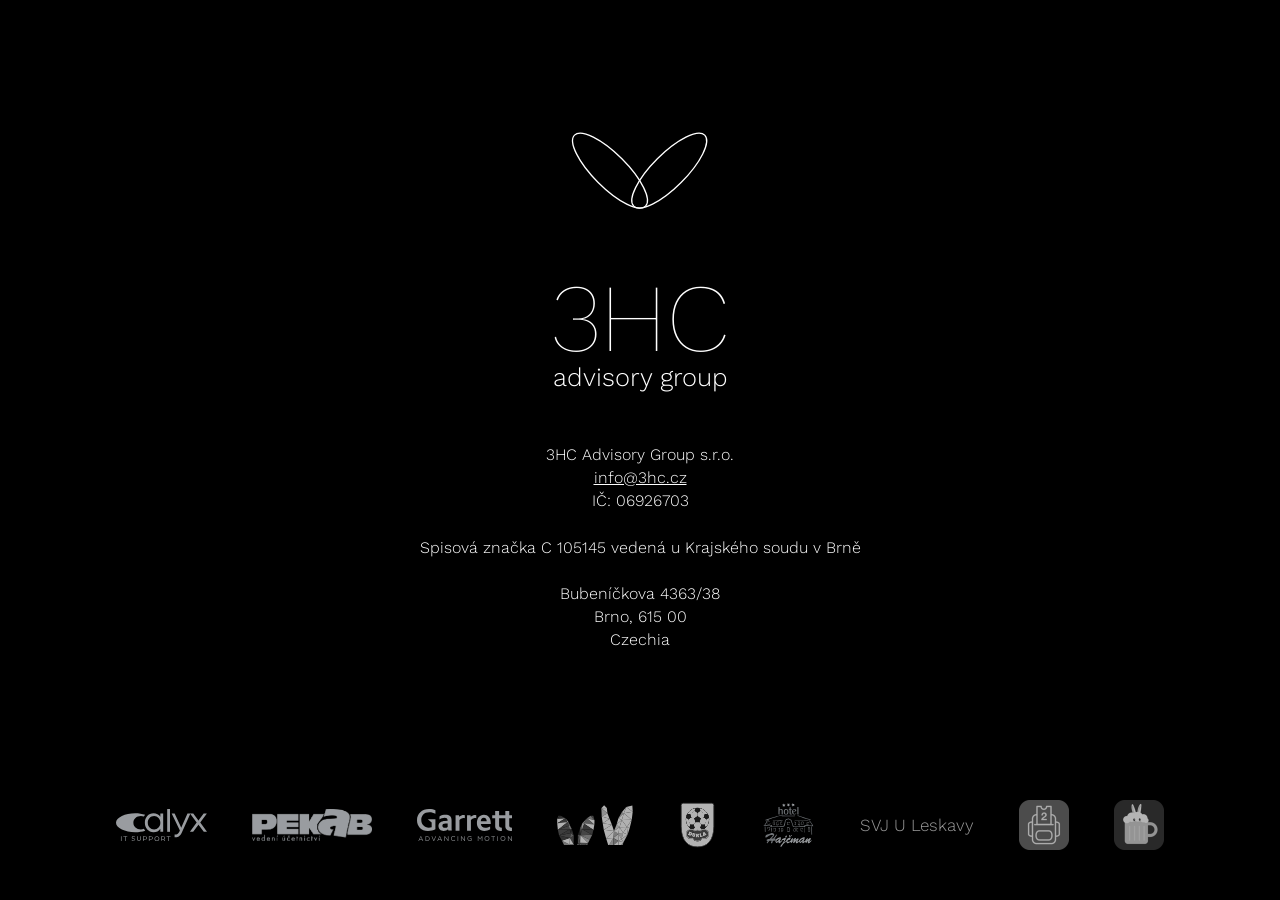
<file: index.html>
<!DOCTYPE html>
<html lang="en">
    <head>
        <meta charset="utf-8">
        <meta name="viewport" content="width=device-width, initial-scale=1">
        <meta name="color-scheme" content="dark">
        <title>3HC Advisory Group – IT consulting &amp; delivery</title>
        <meta name="description" content="Websites, mobile apps, Oracle Hyperion (HFM) and IT support, from first idea to running service. 3HC Advisory Group s.r.o., Brno, Czechia.">
        <meta name="author" content="Jiří Zajíc">
        <link rel="canonical" href="https://www.3hc.cz/">

        <link rel="preload" href="./fonts/work-sans-3hc-100.woff2" as="font" type="font/woff2" crossorigin>
        <link rel="preload" href="./fonts/work-sans-latin-300.woff2" as="font" type="font/woff2" crossorigin>
        <link rel="stylesheet" href="./style.css?v=9ac157b1">

        <link rel="icon" href="./favicon.ico" sizes="32x32">
        <link rel="icon" href="./favicon.svg" type="image/svg+xml">
        <link rel="apple-touch-icon" href="./apple-touch-icon.png">
        <meta name="theme-color" content="#000000">

        <!-- Link previews (Facebook, LinkedIn, WhatsApp, Slack, …) -->
        <meta property="og:type" content="website">
        <meta property="og:site_name" content="3HC Advisory Group">
        <meta property="og:locale" content="en_GB">
        <meta property="og:url" content="https://www.3hc.cz/">
        <meta property="og:title" content="3HC Advisory Group – IT consulting &amp; delivery">
        <meta property="og:description" content="Websites, mobile apps, Oracle Hyperion (HFM) and IT support, from first idea to running service. 3HC Advisory Group s.r.o., Brno, Czechia.">
        <meta property="og:image" content="https://www.3hc.cz/og-image.png">
        <meta property="og:image:width" content="1200">
        <meta property="og:image:height" content="630">
        <meta property="og:image:alt" content="3HC advisory group">
        <meta name="twitter:card" content="summary_large_image">

        <script type="application/ld+json">
        {
            "@context": "https://schema.org",
            "@type": "Organization",
            "name": "3HC Advisory Group",
            "legalName": "3HC Advisory Group s.r.o.",
            "url": "https://www.3hc.cz/",
            "logo": "https://www.3hc.cz/icon-192.png",
            "email": "info@3hc.cz",
            "description": "Websites, mobile apps, Oracle Hyperion (HFM) and IT support, from first idea to running service.",
            "identifier": { "@type": "PropertyValue", "propertyID": "IČO", "value": "06926703" },
            "address": {
                "@type": "PostalAddress",
                "streetAddress": "Bubeníčkova 4363/38",
                "addressLocality": "Brno",
                "postalCode": "615 00",
                "addressCountry": "CZ"
            }
        }
        </script>
    </head>
    <body>
        <main>
            <div>
                <header>
                    <svg viewBox="0 0 100 100" version="1.1" xmlns="http://www.w3.org/2000/svg" aria-hidden="true" id="canvas1">
                        <ellipse id="earLeft" stroke="rgb(255, 255, 255)" fill="none" cx="0.04" cy="-21" rx="8.39" ry="25.1" transform="translate(49.83, 51.19) rotate(-45)" />
                        <ellipse id="earRight" stroke="rgb(255, 255, 255)" fill="none" cx="20.97" cy="-0.06" rx="25.1" ry="8.39" transform="translate(49.83, 51.19) rotate(-45)" />
                    </svg>
                    <h1><span class="threehc">3HC</span> <span class="advisorygroup">advisory group</span></h1>
                </header>
                <address>
                    3HC Advisory Group s.r.o.<br>
                    <a href="mailto:info@3hc.cz">info@3hc.cz</a><br>
                    IČ: 06926703<br>
                    <br>
                    Spisová značka C 105145 vedená u Krajského soudu v Brně<br>
                    <br>
                    Bubeníčkova 4363/38<br>
                    Brno, 615 00<br>
                    Czechia
                </address>
            </div>
        </main>
        <section aria-labelledby="references">
            <h2 id="references">references</h2>
            <a class="ref duo" href="https://www.calyx.cz/" target="_blank" rel="noopener"><img src="./img/refs/calyx-grey.svg" alt="Calyx – IT support" width="91" height="32" style="--h: 32px"><img class="c" src="./img/refs/calyx.svg" alt="" aria-hidden="true" width="91" height="32" style="--h: 32px"></a>
            <a class="ref duo" href="https://www.pekab.cz/" target="_blank" rel="noopener"><img src="./img/refs/pekab-grey.png" alt="PEKAB – vedení účetnictví" width="119" height="32" style="--h: 32px"><img class="c" src="./img/refs/pekab.png" alt="" aria-hidden="true" width="119" height="32" style="--h: 32px"></a>
            <a class="ref duo" href="https://www.garrettmotion.com/" target="_blank" rel="noopener"><img src="./img/refs/garrett-grey.svg" alt="Garrett Motion" width="95" height="32" style="--h: 32px"><img class="c" src="./img/refs/garrett.svg" alt="" aria-hidden="true" width="95" height="32" style="--h: 32px"></a>
            <a class="ref tone-light" href="https://www.zajicovalegal.cz/" target="_blank" rel="noopener"><img src="./img/refs/zajicovalegal.svg" alt="ZajicovaLegal – Petra Zajícová, advokátka" width="77" height="40" style="--h: 40px"></a>
            <a class="ref tone" href="https://www.duklavysco.cz/" target="_blank" rel="noopener"><img src="./img/refs/duklavysco.svg" alt="FK Dukla Vyškov" width="39" height="46" style="--h: 46px"></a>
            <a class="ref duo" href="http://www.hotelhajcman.cz/" target="_blank" rel="noopener"><img src="./img/refs/hotelhajcman-grey.svg" alt="Hotel Hajčman" width="53" height="46" style="--h: 46px"><img class="c" src="./img/refs/hotelhajcman.svg" alt="" aria-hidden="true" width="53" height="46" style="--h: 46px"></a>
            <a class="ref word" href="https://www.svj-u-leskavy.cz/" target="_blank" rel="noopener">SVJ U&nbsp;Leskavy</a>
            <a class="ref duo" href="https://bugsbunny338.github.io/listkomat-web/" target="_blank" rel="noopener"><img src="./img/refs/listkomat-grey.png" alt="Lístkomat – SMS jízdenky" width="50" height="50" style="--h: 50px"><img class="c" src="./img/refs/listkomat.png" alt="" aria-hidden="true" width="50" height="50" style="--h: 50px"></a>
            <a class="ref duo" href="https://bugsbunny338.github.io/beer-llama-web/" target="_blank" rel="noopener"><img src="./img/refs/beer-llama-grey.png" alt="Beer Llama – počítadlo piv" width="50" height="50" style="--h: 50px"><img class="c" src="./img/refs/beer-llama.png" alt="" aria-hidden="true" width="50" height="50" style="--h: 50px"></a>
        </section>
    </body>
</html>
</file>
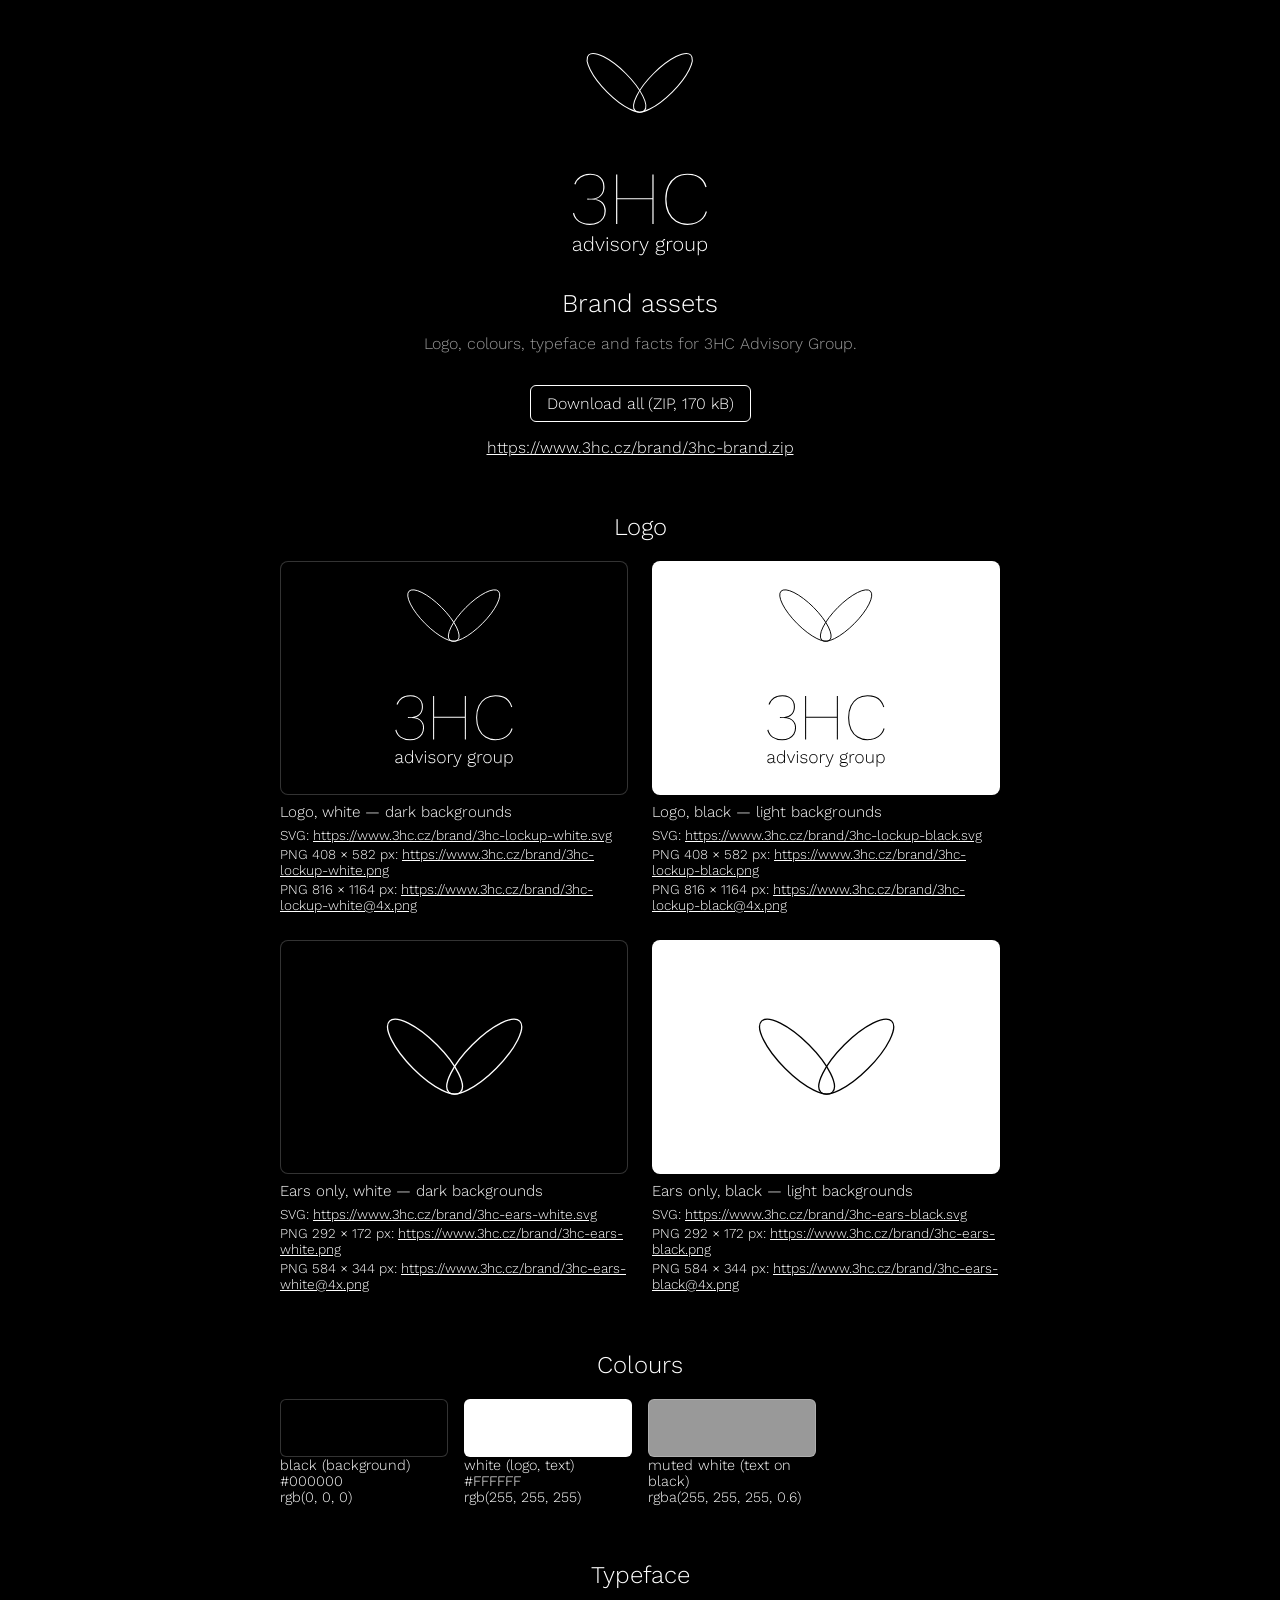
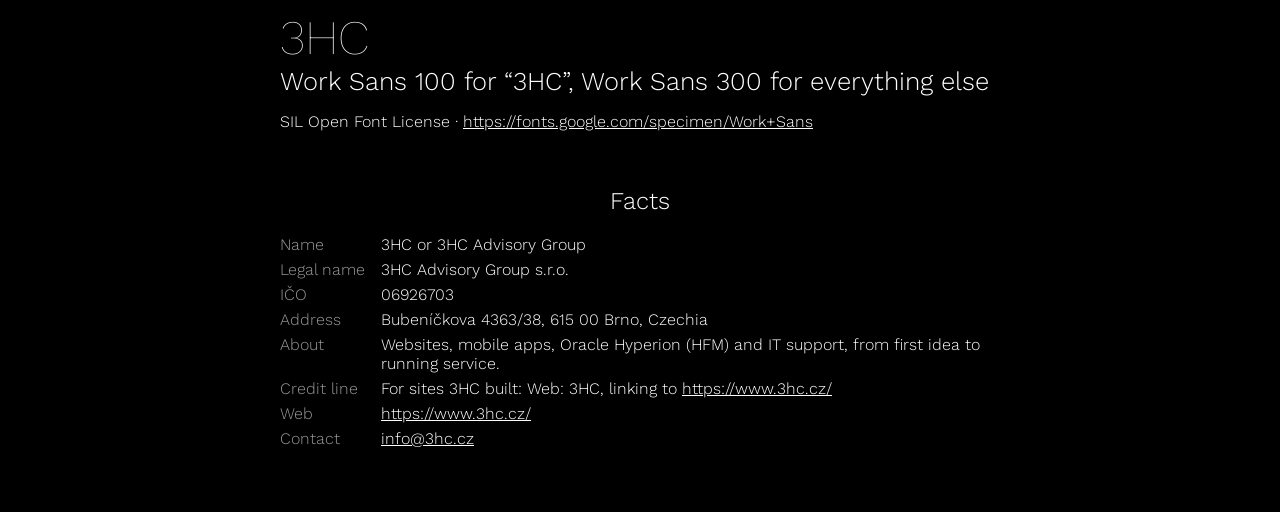
<file: brand/index.html>
<!DOCTYPE html>
<html lang="en">
    <head>
        <meta charset="utf-8">
        <meta name="viewport" content="width=device-width, initial-scale=1">
        <meta name="color-scheme" content="dark">
        <title>Brand assets – 3HC Advisory Group</title>
        <meta name="description" content="3HC Advisory Group logo downloads (SVG, PNG), colours, typeface, company facts and the credit line for sites 3HC built.">
        <link rel="canonical" href="https://www.3hc.cz/brand/">
        <link rel="preload" href="../fonts/work-sans-latin-300.woff2" as="font" type="font/woff2" crossorigin>
        <link rel="stylesheet" href="../style.css?v=9ac157b1">
        <link rel="icon" href="../favicon.ico" sizes="32x32">
        <link rel="icon" href="../favicon.svg" type="image/svg+xml">
        <link rel="apple-touch-icon" href="../apple-touch-icon.png">
        <meta name="theme-color" content="#000000">
        <style>
            /* Brand page only: undo the homepage's full-height centring and its <section> logo strip. */
            main { display: block; padding: 0 16px; }
            main > div { max-width: 720px; margin: 0 auto; padding: 40px 0 64px; }

            .brand-header .logo { width: 160px; height: auto; }
            .brand-header h1 { margin: 16px 0 4px; font-size: 1.6em; }
            .muted { color: rgba(255, 255, 255, 0.6); }

            .brand-section {
                text-align: left;
                margin-top: 56px;
                padding: 0;
                overflow: visible;
                white-space: normal;
            }
            .brand-section h2 { display: block; text-align: center; font-weight: 300; font-size: 1.5em; margin: 0 0 20px; }

            .logo-grid { display: grid; grid-template-columns: 1fr 1fr; gap: 24px; }
            @media (max-width: 560px) { .logo-grid { grid-template-columns: 1fr; } }
            .logo-item { margin: 0; }
            .logo-tile {
                display: flex; align-items: center; justify-content: center;
                height: 200px; padding: 16px; border-radius: 8px;
                border: 1px solid rgba(255, 255, 255, 0.2);
            }
            .logo-tile img { max-width: 100%; max-height: 100%; width: auto; height: auto; }
            .on-light { background: #ffffff; }
            .on-dark { background: #000000; }
            .logo-item figcaption { margin-top: 8px; font-size: 0.95em; }
            .downloads { list-style: none; margin: 6px 0 0; padding: 0; font-size: 0.85em; overflow-wrap: anywhere; }
            .downloads li { margin: 3px 0; }

            .zip { display: inline-block; margin-top: 16px; padding: 8px 16px; border: 1px solid currentColor; border-radius: 6px; text-decoration: none; }

            .swatches { display: grid; grid-template-columns: repeat(auto-fill, minmax(150px, 1fr)); gap: 16px; }
            .swatch { margin: 0; font-size: 0.9em; }
            .swatch .chip { height: 56px; border-radius: 6px; border: 1px solid rgba(255, 255, 255, 0.2); }
            .swatch code { font-family: inherit; user-select: all; }

            .specimen { font-size: 3em; font-weight: 100; margin: 0; }
            .specimen-light { font-size: 1.6em; margin: 0 0 12px; }

            dl.facts { display: grid; grid-template-columns: max-content 1fr; gap: 6px 16px; margin: 0; }
            dl.facts dt { color: rgba(255, 255, 255, 0.6); }
            dl.facts dd { margin: 0; }
            @media (max-width: 560px) {
                dl.facts { grid-template-columns: 1fr; }
                dl.facts dd { margin-bottom: 8px; }
            }
            code.credit { font-family: inherit; user-select: all; }
        </style>
    </head>
    <body>
        <main>
            <div>
                <header class="brand-header">
                    <a href="../"><img class="logo" src="3hc-lockup-white.svg" alt="3HC advisory group" width="204" height="291"></a>
                    <h1>Brand assets</h1>
                    <p class="muted">Logo, colours, typeface and facts for 3HC Advisory Group.</p>
                    <a class="zip" href="3hc-brand.zip">Download all (ZIP, 170 kB)</a>
                    <p class="muted"><a href="3hc-brand.zip">https://www.3hc.cz/brand/3hc-brand.zip</a></p>
                </header>

                <section class="brand-section" aria-labelledby="logo">
                    <h2 id="logo">Logo</h2>
                    <div class="logo-grid">
                        <figure class="logo-item">
                            <div class="logo-tile on-dark"><img src="3hc-lockup-white.svg" alt="3HC advisory group, white" width="204" height="291"></div>
                            <figcaption>Logo, white — dark backgrounds</figcaption>
                            <ul class="downloads">
                                <li>SVG: <a href="3hc-lockup-white.svg">https://www.3hc.cz/brand/3hc-lockup-white.svg</a></li>
                                <li>PNG 408 × 582 px: <a href="3hc-lockup-white.png">https://www.3hc.cz/brand/3hc-lockup-white.png</a></li>
                                <li>PNG 816 × 1164 px: <a href="3hc-lockup-white@4x.png">https://www.3hc.cz/brand/3hc-lockup-white@4x.png</a></li>
                            </ul>
                        </figure>
                        <figure class="logo-item">
                            <div class="logo-tile on-light"><img src="3hc-lockup-black.svg" alt="3HC advisory group, black" width="204" height="291"></div>
                            <figcaption>Logo, black — light backgrounds</figcaption>
                            <ul class="downloads">
                                <li>SVG: <a href="3hc-lockup-black.svg">https://www.3hc.cz/brand/3hc-lockup-black.svg</a></li>
                                <li>PNG 408 × 582 px: <a href="3hc-lockup-black.png">https://www.3hc.cz/brand/3hc-lockup-black.png</a></li>
                                <li>PNG 816 × 1164 px: <a href="3hc-lockup-black@4x.png">https://www.3hc.cz/brand/3hc-lockup-black@4x.png</a></li>
                            </ul>
                        </figure>
                        <figure class="logo-item">
                            <div class="logo-tile on-dark"><img src="3hc-ears-white.svg" alt="3HC ears, white" width="146" height="86"></div>
                            <figcaption>Ears only, white — dark backgrounds</figcaption>
                            <ul class="downloads">
                                <li>SVG: <a href="3hc-ears-white.svg">https://www.3hc.cz/brand/3hc-ears-white.svg</a></li>
                                <li>PNG 292 × 172 px: <a href="3hc-ears-white.png">https://www.3hc.cz/brand/3hc-ears-white.png</a></li>
                                <li>PNG 584 × 344 px: <a href="3hc-ears-white@4x.png">https://www.3hc.cz/brand/3hc-ears-white@4x.png</a></li>
                            </ul>
                        </figure>
                        <figure class="logo-item">
                            <div class="logo-tile on-light"><img src="3hc-ears-black.svg" alt="3HC ears, black" width="146" height="86"></div>
                            <figcaption>Ears only, black — light backgrounds</figcaption>
                            <ul class="downloads">
                                <li>SVG: <a href="3hc-ears-black.svg">https://www.3hc.cz/brand/3hc-ears-black.svg</a></li>
                                <li>PNG 292 × 172 px: <a href="3hc-ears-black.png">https://www.3hc.cz/brand/3hc-ears-black.png</a></li>
                                <li>PNG 584 × 344 px: <a href="3hc-ears-black@4x.png">https://www.3hc.cz/brand/3hc-ears-black@4x.png</a></li>
                            </ul>
                        </figure>
                    </div>
                </section>

                <section class="brand-section" aria-labelledby="colours">
                    <h2 id="colours">Colours</h2>
                    <div class="swatches">
                        <figure class="swatch"><div class="chip" style="background:#000000"></div><figcaption>black (background)<br><code>#000000</code><br>rgb(0, 0, 0)</figcaption></figure>
                        <figure class="swatch"><div class="chip" style="background:#FFFFFF"></div><figcaption>white (logo, text)<br><code>#FFFFFF</code><br>rgb(255, 255, 255)</figcaption></figure>
                        <figure class="swatch"><div class="chip" style="background:rgba(255,255,255,0.6)"></div><figcaption>muted white (text on black)<br><code>rgba(255, 255, 255, 0.6)</code></figcaption></figure>
                    </div>
                </section>

                <section class="brand-section" aria-labelledby="typeface">
                    <h2 id="typeface">Typeface</h2>
                    <p class="specimen">3HC</p>
                    <p class="specimen-light">Work Sans 100 for “3HC”, Work Sans 300 for everything else</p>
                    <p>SIL Open Font License · <a href="https://fonts.google.com/specimen/Work+Sans">https://fonts.google.com/specimen/Work+Sans</a></p>
                </section>

                <section class="brand-section" aria-labelledby="facts">
                    <h2 id="facts">Facts</h2>
                    <dl class="facts">
                        <dt>Name</dt>
                        <dd>3HC or 3HC Advisory Group</dd>
                        <dt>Legal name</dt>
                        <dd>3HC Advisory Group s.r.o.</dd>
                        <dt>IČO</dt>
                        <dd>06926703</dd>
                        <dt>Address</dt>
                        <dd>Bubeníčkova 4363/38, 615 00 Brno, Czechia</dd>
                        <dt>About</dt>
                        <dd>Websites, mobile apps, Oracle Hyperion (HFM) and IT support, from first idea to running service.</dd>
                        <dt>Credit line</dt>
                        <dd>For sites 3HC built: <code class="credit">Web: 3HC</code>, linking to <a href="https://www.3hc.cz/">https://www.3hc.cz/</a></dd>
                        <dt>Web</dt>
                        <dd><a href="https://www.3hc.cz/">https://www.3hc.cz/</a></dd>
                        <dt>Contact</dt>
                        <dd><a href="mailto:info@3hc.cz">info@3hc.cz</a></dd>
                    </dl>
                </section>
            </div>
        </main>
    </body>
</html>
</file>
<file: style.css>
/* Work Sans, self-hosted (SIL OFL, fonts/OFL.txt) — no Google Fonts request.
   Weight 100 only draws "3HC", so it is subset to those three glyphs (~2 KB). */
@font-face {
    font-family: 'Work Sans';
    font-style: normal;
    font-weight: 100;
    font-display: swap;
    src: url('./fonts/work-sans-3hc-100.woff2') format('woff2');
    unicode-range: U+0033, U+0043, U+0048;
}
@font-face {
    font-family: 'Work Sans';
    font-style: normal;
    font-weight: 300;
    font-display: swap;
    src: url('./fonts/work-sans-latin-300.woff2') format('woff2');
    unicode-range: U+0000-00FF, U+0131, U+0152-0153, U+02BB-02BC, U+02C6, U+02DA, U+02DC, U+0304, U+0308, U+0329, U+2000-206F, U+20AC, U+2122, U+2191, U+2193, U+2212, U+2215, U+FEFF, U+FFFD;
}
@font-face {
    font-family: 'Work Sans';
    font-style: normal;
    font-weight: 300;
    font-display: swap;
    src: url('./fonts/work-sans-latin-ext-300.woff2') format('woff2');
    unicode-range: U+0100-02BA, U+02BD-02C5, U+02C7-02CC, U+02CE-02D7, U+02DD-02FF, U+0304, U+0308, U+0329, U+1D00-1DBF, U+1E00-1E9F, U+1EF2-1EFF, U+2020, U+20A0-20AB, U+20AD-20C0, U+2113, U+2C60-2C7F, U+A720-A7FF;
}

@keyframes cutLeftEar {
    /* https://css-tricks.com/css-keyframe-animation-delay-iterations/ */
    0% { transform: translate(49.83px, 51.19px) rotate(-45deg); }
    2% { transform: translate(49.83px, 51.19px) rotate(-45deg); }
    5% { transform: translate(49.83px, 51.19px) rotate(-25deg); }
    10% { transform: translate(49.83px, 51.19px) rotate(-45deg); }
    100% { transform: translate(49.83px, 51.19px) rotate(-45deg); }
}

@keyframes cutRightEar {
    /* https://css-tricks.com/css-keyframe-animation-delay-iterations/ */
    0% { transform: translate(49.83px, 51.19px) rotate(-45deg); }
    5% { transform: translate(49.83px, 51.19px) rotate(-55deg); }
    10% { transform: translate(49.83px, 51.19px) rotate(-45deg); }
    100% { transform: translate(49.83px, 51.19px) rotate(-45deg); }
}

html, body {
    height: 100%;
}

body {
    background-color: black;
    color: white;
    font-family: 'Work Sans', sans-serif;
    font-weight: 300;
    text-align: center;
    display: flex;
    flex-direction: column;
    margin: 0;
    min-height: 100%;
}

main {
    flex-grow: 1;
    display: flex;
    justify-content: center;
    align-items: center;
}

::selection {
    color: black;
    background: rgba(255, 255, 255, 0.996);
}

::-moz-selection {
    color: black;
    background: rgba(255, 255, 255, 0.996);
}

a {
    color: white;
}

a:hover {
    text-decoration: none;
}

svg {
    margin-bottom: -40px;
    width: 200px;
}

#earLeft {
    animation-name: cutLeftEar;
    animation-duration: 10s;
    transition-timing-function: ease-in-out;
    animation-iteration-count: infinite;
}

#earRight {
    animation-name: cutRightEar;
    animation-duration: 10s;
    transition-timing-function: ease-in-out;
    animation-iteration-count: infinite;
}

#earLeft, #earRight {
    stroke-width: 0.65;
}

/* One h1, two lines: "3HC" over "advisory group" (was two h1s). */
h1 {
    font-size: 1em; /* the spans keep their old sizes (6em / 1.6em of 16px) */
    font-weight: 300;
    margin: 0 0 3.2em; /* = the old 2em under "advisory group" (1.6em) */
}

h1 .threehc {
    display: block;
    font-weight: 100;
    font-size: 6em;
}

h1 .advisorygroup {
    display: block;
    font-size: 1.6em;
    margin-top: -0.5em;
}

address {
    font-style: normal;
    line-height: 1.45;
}

section {
    padding: 50px 0;
    overflow-x: scroll;
    overflow-y: hidden;
    white-space: nowrap;

    -ms-overflow-style: none; /* Internet Explorer 10+ */
    scrollbar-width: none; /* Firefox */
}

section::-webkit-scrollbar {
    display: none; /* Safari and Chrome */
}

section h2 {
    display: none;
}

/* References: light-grey by default, full colour on hover / keyboard focus.
   Each logo is sized by its shape (wide ones shorter, square ones taller, --h on the img)
   and all share one gap, so they read as equal weight. */
.ref {
    display: inline-flex;
    align-items: center;
    justify-content: center;
    vertical-align: middle;
    height: 50px;
    margin: 0 20px;
    text-decoration: none;
    outline: none; /* focus shows as the colour change below */
}

.ref img {
    height: var(--h, 40px);
    width: auto;
    filter: brightness(0) invert(1);
    opacity: 0.6;
    transition: filter 0.2s, opacity 0.2s;
}

/* Grey/colour pairs (Calyx, Pekab, Hotel Hajčman, the app icons): a prepared grey image with
   the colour image on top, fading in on hover / keyboard focus. A filter can't do this
   smoothly: brightness(0) invert(1) -> none passes through a flat mid-grey halfway. */
.ref.duo {
    position: relative;
}

/* Only the colour layer fades; the grey layer stays put underneath. Both stay on
   their own compositing layer, so the browser doesn't re-render (and "snap") at
   the end of the fade. */
.ref.duo img {
    filter: none;
    opacity: 0.8;
    transition: none;
    will-change: opacity;
}

/* keep the grey layer at 0.8 on hover too (the generic hover rule would lift it to 1) */
a.ref.duo:hover img, a.ref.duo:focus-visible img {
    filter: none;
    opacity: 0.8;
}

.ref.duo img.c,
a.ref.duo:hover img.c,
a.ref.duo:focus-visible img.c {
    position: absolute;
    transition: opacity 0.25s ease;
}

.ref.duo img.c {
    opacity: 0;
}

a.ref.duo:hover img.c, a.ref.duo:focus-visible img.c {
    opacity: 1;
}

/* ZajicovaLegal's ears: keep the triangles, in light greys. */
.ref.tone-light img {
    filter: grayscale(1) brightness(2.6) contrast(0.85);
    opacity: 0.75;
}

/* Crests, textured marks and app icons lose their detail as a silhouette: grey them instead. */
.ref.tone img {
    filter: grayscale(1) brightness(1.5);
    opacity: 0.7;
}

.ref.word {
    color: rgba(255, 255, 255, 0.6);
    font-size: 17px;
    line-height: 1.2;
    white-space: normal;
    transition: color 0.2s;
}

a.ref:hover img, a.ref:focus-visible img {
    filter: none;
    opacity: 1;
}

.ref.word:hover, a.ref.word:focus-visible {
    color: white;
}


/* Phones: wrap the references into centred rows instead of a strip you'd have to swipe. */
@media (max-width: 700px) {
    section {
        display: flex;
        flex-wrap: wrap;
        justify-content: center;
        align-items: center;
        gap: 18px 30px;
        padding: 40px 16px 48px;
        overflow: visible;
        white-space: normal;
    }

    .ref {
        margin: 0;
        height: 44px;
    }

    .ref img {
        height: calc(var(--h, 40px) * 0.85);
    }

    .ref.word {
        font-size: 15px;
    }
}
</file>
